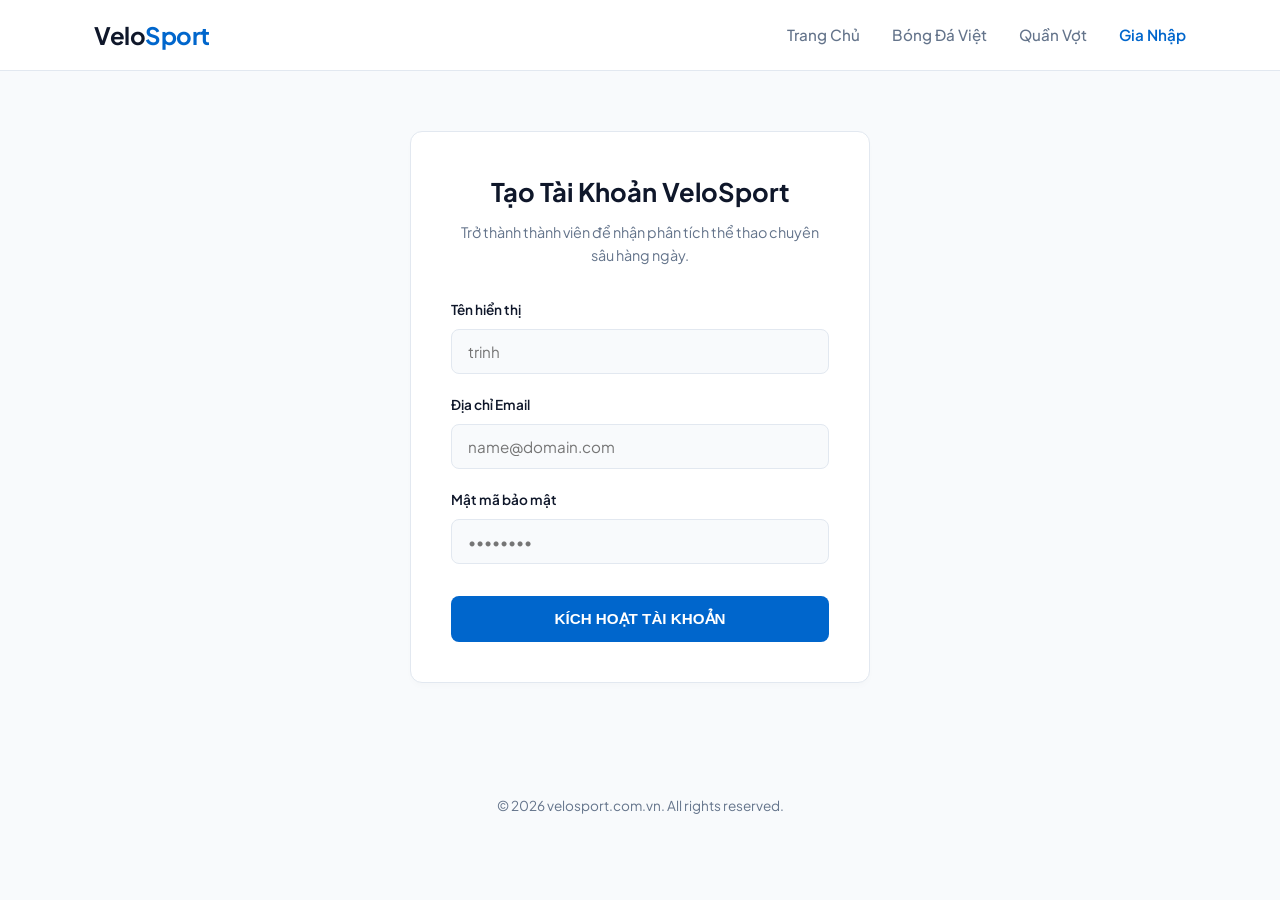
<file: dang-ky.html>
<!DOCTYPE html>
<html lang="vi">
<head>
    <meta charset="UTF-8">
    <meta name="viewport" content="width=device-width, initial-scale=1.0">
    <title>Gia Nhập Cộng Đồng | VeloSport</title>
    <link rel="stylesheet" href="style.css">
</head>
<body>
    <header>
        <div class="nav-container">
            <div class="logo">Velo<span>Sport</span></div>
            <nav>
                <ul>
                    <li><a href="index.html">Trang Chủ</a></li>
                    <li><a href="bong-da.html">Bóng Đá Việt</a></li>
                    <li><a href="tennis.html">Quần Vợt</a></li>
                    <li><a href="dang-ky.html" class="active">Gia Nhập</a></li>
                </ul>
            </nav>
        </div>
    </header>

    <main class="container">
        <div class="auth-box">
            <div class="auth-header">
                <h2>Tạo Tài Khoản VeloSport</h2>
                <p>Trở thành thành viên để nhận phân tích thể thao chuyên sâu hàng ngày.</p>
            </div>
            
            <form id="register-form">
                <div class="form-group">
                    <label class="input-label">Tên hiển thị</label>
                    <input type="text" class="form-control" placeholder="trinh" required>
                </div>

                <div class="form-group">
                    <label class="input-label">Địa chỉ Email</label>
                    <input type="email" class="form-control" placeholder="name@domain.com" required>
                </div>

                <div class="form-group">
                    <label class="input-label">Mật mã bảo mật</label>
                    <input type="password" class="form-control" placeholder="••••••••" required>
                </div>

                <button type="submit" class="btn-action-full">KÍCH HOẠT TÀI KHOẢN</button>
            </form>
        </div>
    </main>

    <footer>
        <p>&copy; 2026 velosport.com.vn. All rights reserved.</p>
    </footer>

    <script src="script.js"></script>
</body>
</html>
</file>
<file: style.css>
@import url('https://fonts.googleapis.com/css2?family=Plus+Jakarta+Sans:wght@400;500;600;700&display=swap');

:root {
    --primary: #0066cc;
    --primary-dark: #0052a3;
    --background: #f8fafc;
    --surface: #ffffff;
    --text-main: #0f172a;
    --text-muted: #64748b;
    --border: #e2e8f0;
    --radius: 12px;
}

* {
    box-sizing: border-box;
    margin: 0;
    padding: 0;
}

body {
    font-family: 'Plus Jakarta Sans', sans-serif;
    background-color: var(--background);
    color: var(--text-main);
    line-height: 1.6;
}

header {
    background: var(--surface);
    border-bottom: 1px solid var(--border);
    position: sticky;
    top: 0;
    z-index: 100;
}

.nav-container {
    max-width: 1140px;
    margin: 0 auto;
    padding: 16px 24px;
    display: flex;
    justify-content: space-between;
    align-items: center;
}

.logo {
    font-size: 1.5rem;
    font-weight: 700;
    letter-spacing: -0.5px;
    color: var(--text-main);
}

.logo span {
    color: var(--primary);
}

nav ul {
    list-style: none;
    display: flex;
    gap: 32px;
}

nav ul li a {
    text-decoration: none;
    color: var(--text-muted);
    font-weight: 500;
    font-size: 0.95rem;
    transition: color 0.2s ease;
}

nav ul li a.active, nav ul li a:hover {
    color: var(--primary);
    font-weight: 600;
}

.container {
    max-width: 1140px;
    margin: 40px auto;
    padding: 0 24px;
}

/* Hero Feature section */
.hero-feature {
    margin-bottom: 40px;
}

.hero-cover {
    position: relative;
    border-radius: var(--radius);
    overflow: hidden;
    height: 480px;
}

.hero-img {
    width: 100%;
    height: 100%;
    object-fit: cover;
}

.hero-overlay {
    position: absolute;
    bottom: 0; left: 0; right: 0;
    background: linear-gradient(to top, rgba(15,23,42,0.95), rgba(15,23,42,0));
    padding: 40px;
    color: #fff;
}

.hero-overlay h1 a {
    color: #fff;
    text-decoration: none;
    font-size: 2rem;
}

.badge {
    background: var(--primary);
    padding: 4px 12px;
    border-radius: 20px;
    font-size: 0.8rem;
    font-weight: 600;
}

.section-title {
    font-size: 1.3rem;
    margin-bottom: 24px;
    font-weight: 700;
}

/* Grid Layouts */
.grid-two-columns {
    display: grid;
    grid-template-columns: 1fr 1fr;
    gap: 24px;
}

.grid-sidebar {
    display: grid;
    grid-template-columns: 2.8fr 1.2fr;
    gap: 40px;
}

/* Cards UI */
.card {
    background: var(--surface);
    border: 1px solid var(--border);
    border-radius: var(--radius);
    padding: 24px;
    transition: transform 0.2s ease, box-shadow 0.2s ease;
}

.card:hover {
    transform: translateY(-4px);
    box-shadow: 0 12px 24px -10px rgba(0,0,0,0.05);
}

.card-tag {
    color: var(--primary);
    font-size: 0.8rem;
    font-weight: 700;
    text-transform: uppercase;
}

.link-action {
    display: inline-block;
    margin-top: 16px;
    color: var(--primary);
    text-decoration: none;
    font-weight: 600;
}

/* Forms & Auth UI */
.auth-box {
    max-width: 460px;
    margin: 60px auto;
    background: var(--surface);
    padding: 40px;
    border-radius: var(--radius);
    border: 1px solid var(--border);
    box-shadow: 0 4px 6px -1px rgba(0,0,0,0.02);
}

.auth-header {
    text-align: center;
    margin-bottom: 32px;
}

.auth-header h2 {
    font-size: 1.6rem;
    font-weight: 700;
    margin-bottom: 8px;
}

.auth-header p {
    color: var(--text-muted);
    font-size: 0.9rem;
}

.form-group {
    margin-bottom: 20px;
}

.input-label {
    display: block;
    margin-bottom: 8px;
    font-weight: 600;
    font-size: 0.85rem;
    color: var(--text-main);
}

.form-control {
    width: 100%;
    padding: 12px 16px;
    border: 1px solid var(--border);
    border-radius: 8px;
    font-family: inherit;
    font-size: 0.95rem;
    background: #f8fafc;
    transition: all 0.2s;
}

.form-control:focus {
    outline: none;
    border-color: var(--primary);
    background: #fff;
    box-shadow: 0 0 0 4px rgba(0, 102, 204, 0.1);
}

.btn-action-full {
    width: 100%;
    background: var(--primary);
    color: #fff;
    padding: 14px;
    border: none;
    font-weight: 600;
    font-size: 0.95rem;
    cursor: pointer;
    border-radius: 8px;
    margin-top: 12px;
    transition: background 0.2s;
}

.btn-action-full:hover {
    background: var(--primary-dark);
}

.fluid-img {
    width: 100%;
    border-radius: var(--radius);
}

/* Comments section */
.comment-section {
    margin-top: 40px;
    border-top: 1px solid var(--border);
    padding-top: 40px;
}

.comment-item {
    display: flex;
    background: var(--surface);
    padding: 16px;
    border-radius: 8px;
    margin-bottom: 16px;
    border: 1px solid var(--border);
}

footer {
    text-align: center;
    color: var(--text-muted);
    padding: 32px 0;
    font-size: 0.85rem;
    margin-top: 80px;
}
</file>
